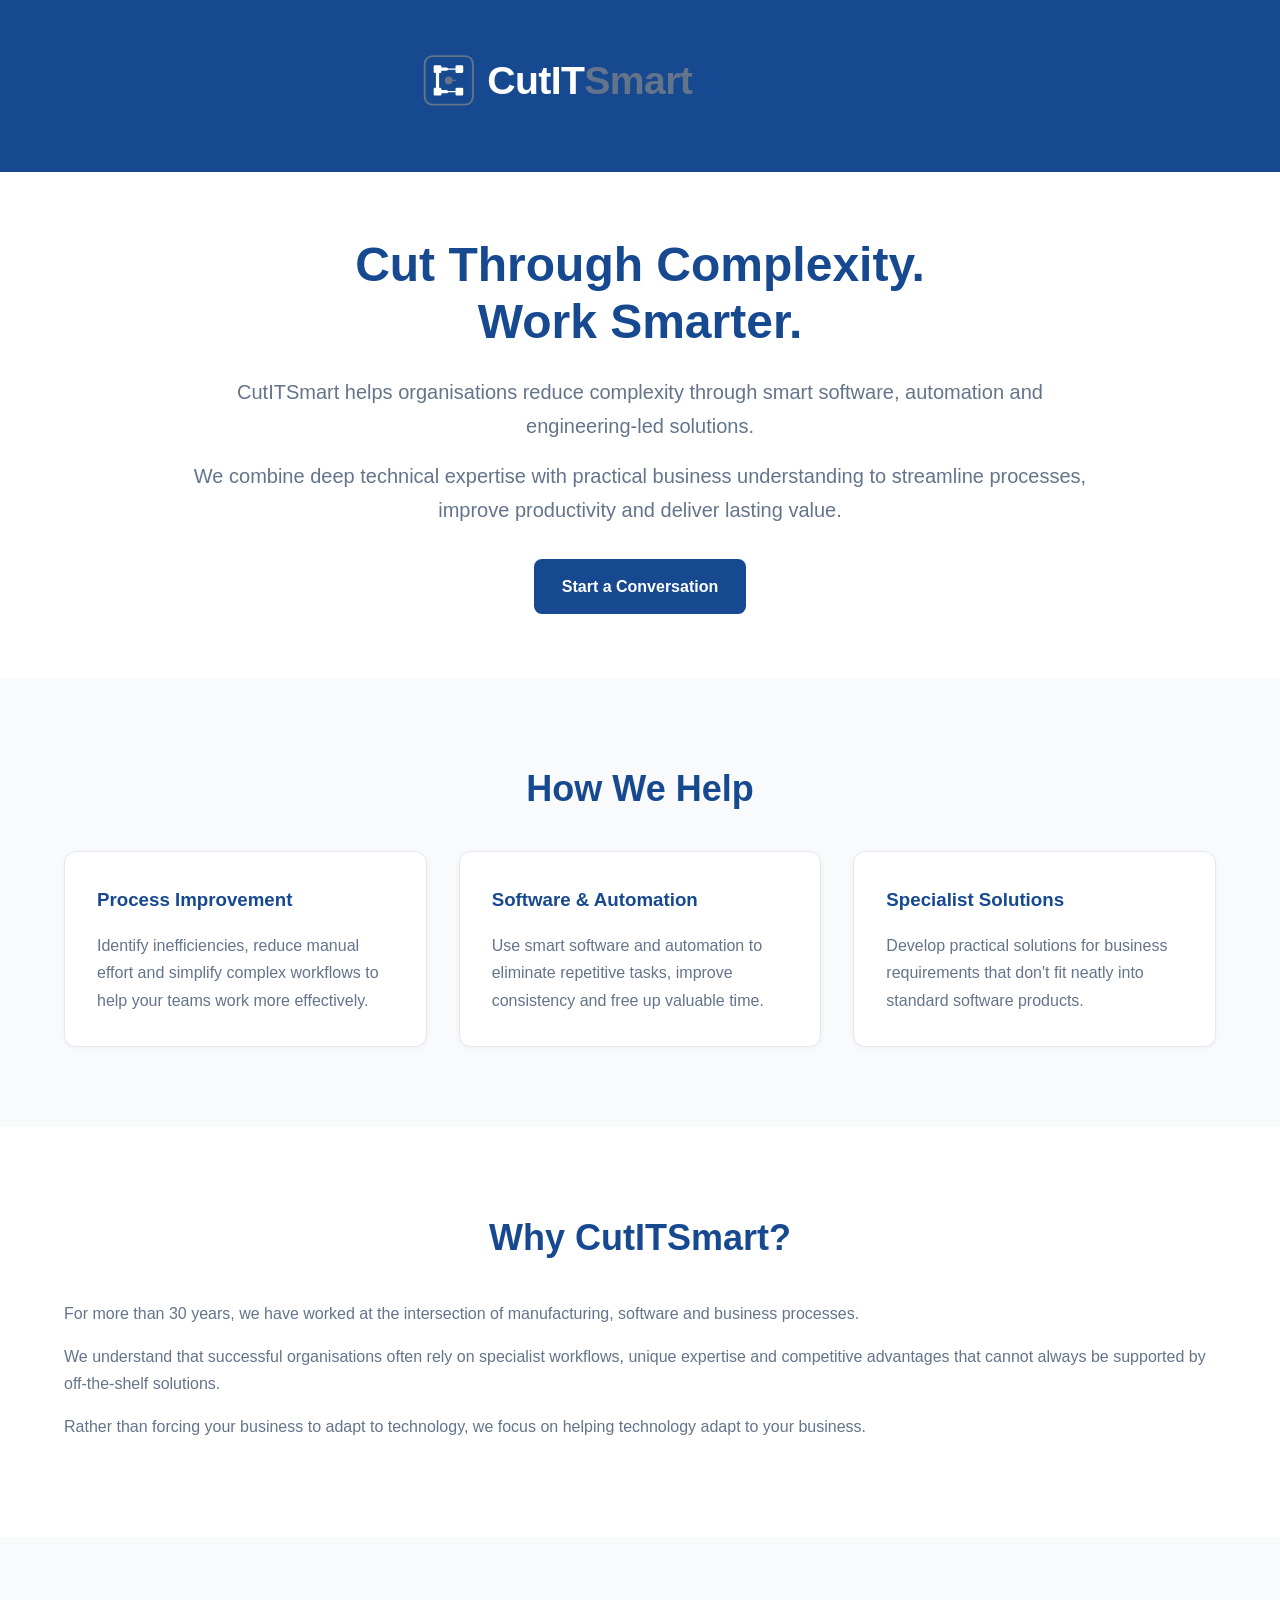
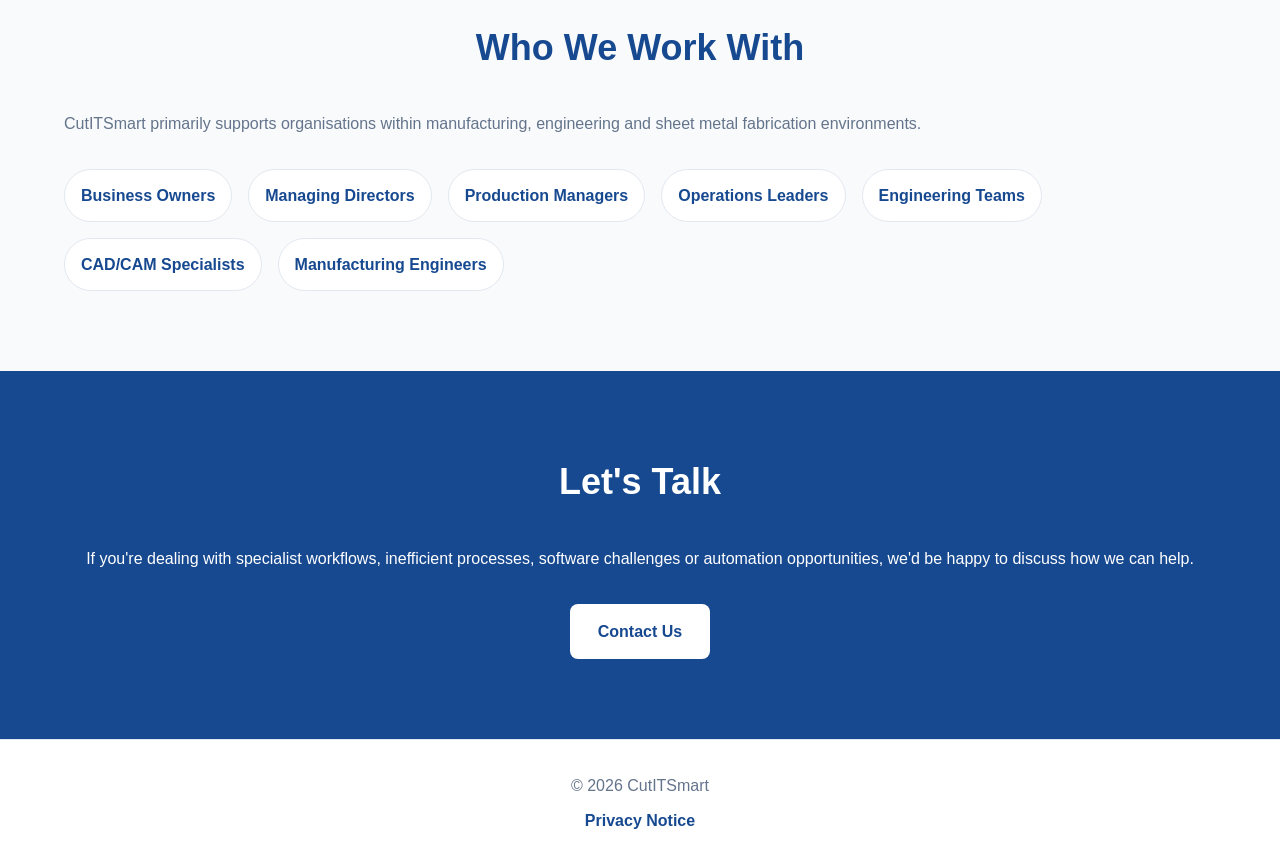
<file: index.html>
<!DOCTYPE html>
<html lang="en">
<head>
    <meta charset="UTF-8">
    <meta name="viewport" content="width=device-width, initial-scale=1.0">

    <title>CutITSmart | Cut Through Complexity. Work Smarter.</title>

    <meta name="description"
          content="CutITSmart helps manufacturing and engineering organisations reduce complexity through smart software, automation and engineering-led solutions.">

    <link rel="stylesheet" href="styles.css">
    <link rel="icon" href="images/favicon.ico">
</head>

<body>

<header>
    <div class="container">
        <a href="index.html">
            <img src="images/CutITSmart Logo 01 White.svg"
                alt="CutITSmart Logo"
                class="logo">
        </a>
    </div>
</header>

<section class="hero">
    <div class="container">

        <h1>Cut Through Complexity.<br>Work Smarter.</h1>

        <p class="hero-text">
            CutITSmart helps organisations reduce complexity through smart software,
            automation and engineering-led solutions.
        </p>

        <p class="hero-text">
            We combine deep technical expertise with practical business understanding
            to streamline processes, improve productivity and deliver lasting value.
        </p>

        <a class="button"
           href="mailto:hello@cutitsmart.com">
            Start a Conversation
        </a>

    </div>
</section>

<main>

<section class="section">

    <div class="container">

        <h2>How We Help</h2>

        <div class="cards">

            <div class="card">
                <h3>Process Improvement</h3>

                <p>
                    Identify inefficiencies, reduce manual effort and simplify
                    complex workflows to help your teams work more effectively.
                </p>

            </div>

            <div class="card">

                <h3>Software & Automation</h3>

                <p>
                    Use smart software and automation to eliminate repetitive
                    tasks, improve consistency and free up valuable time.
                </p>

            </div>

            <div class="card">

                <h3>Specialist Solutions</h3>

                <p>
                    Develop practical solutions for business requirements that
                    don't fit neatly into standard software products.
                </p>

            </div>

        </div>

    </div>

</section>

<section class="section alt-section">

    <div class="container">

        <h2>Why CutITSmart?</h2>

        <p>
            For more than 30 years, we have worked at the intersection of
            manufacturing, software and business processes.
        </p>

        <p>
            We understand that successful organisations often rely on
            specialist workflows, unique expertise and competitive
            advantages that cannot always be supported by
            off-the-shelf solutions.
        </p>

        <p>
            Rather than forcing your business to adapt to technology,
            we focus on helping technology adapt to your business.
        </p>

    </div>

</section>

<section class="section">

    <div class="container">

        <h2>Who We Work With</h2>

        <p>
            CutITSmart primarily supports organisations within manufacturing,
            engineering and sheet metal fabrication environments.
        </p>

        <div class="industry-list">

            <span>Business Owners</span>
            <span>Managing Directors</span>
            <span>Production Managers</span>
            <span>Operations Leaders</span>
            <span>Engineering Teams</span>
            <span>CAD/CAM Specialists</span>
            <span>Manufacturing Engineers</span>

        </div>

    </div>

</section>

<section class="section call-to-action">

    <div class="container">

        <h2>Let's Talk</h2>

        <p>
            If you're dealing with specialist workflows, inefficient processes,
            software challenges or automation opportunities, we'd be happy to
            discuss how we can help.
        </p>

        <a class="button"
           href="mailto:hello@cutitsmart.com">
            Contact Us
        </a>

    </div>

</section>

</main>

<footer>
    <div class="container">
        <p>
            © 2026 CutITSmart
        </p>
        <p style="margin-top: 0.5rem;">
            <a href="privacynotice.html">Privacy Notice</a>
        </p>
    </div>
</footer>

</body>
</html>
</file>
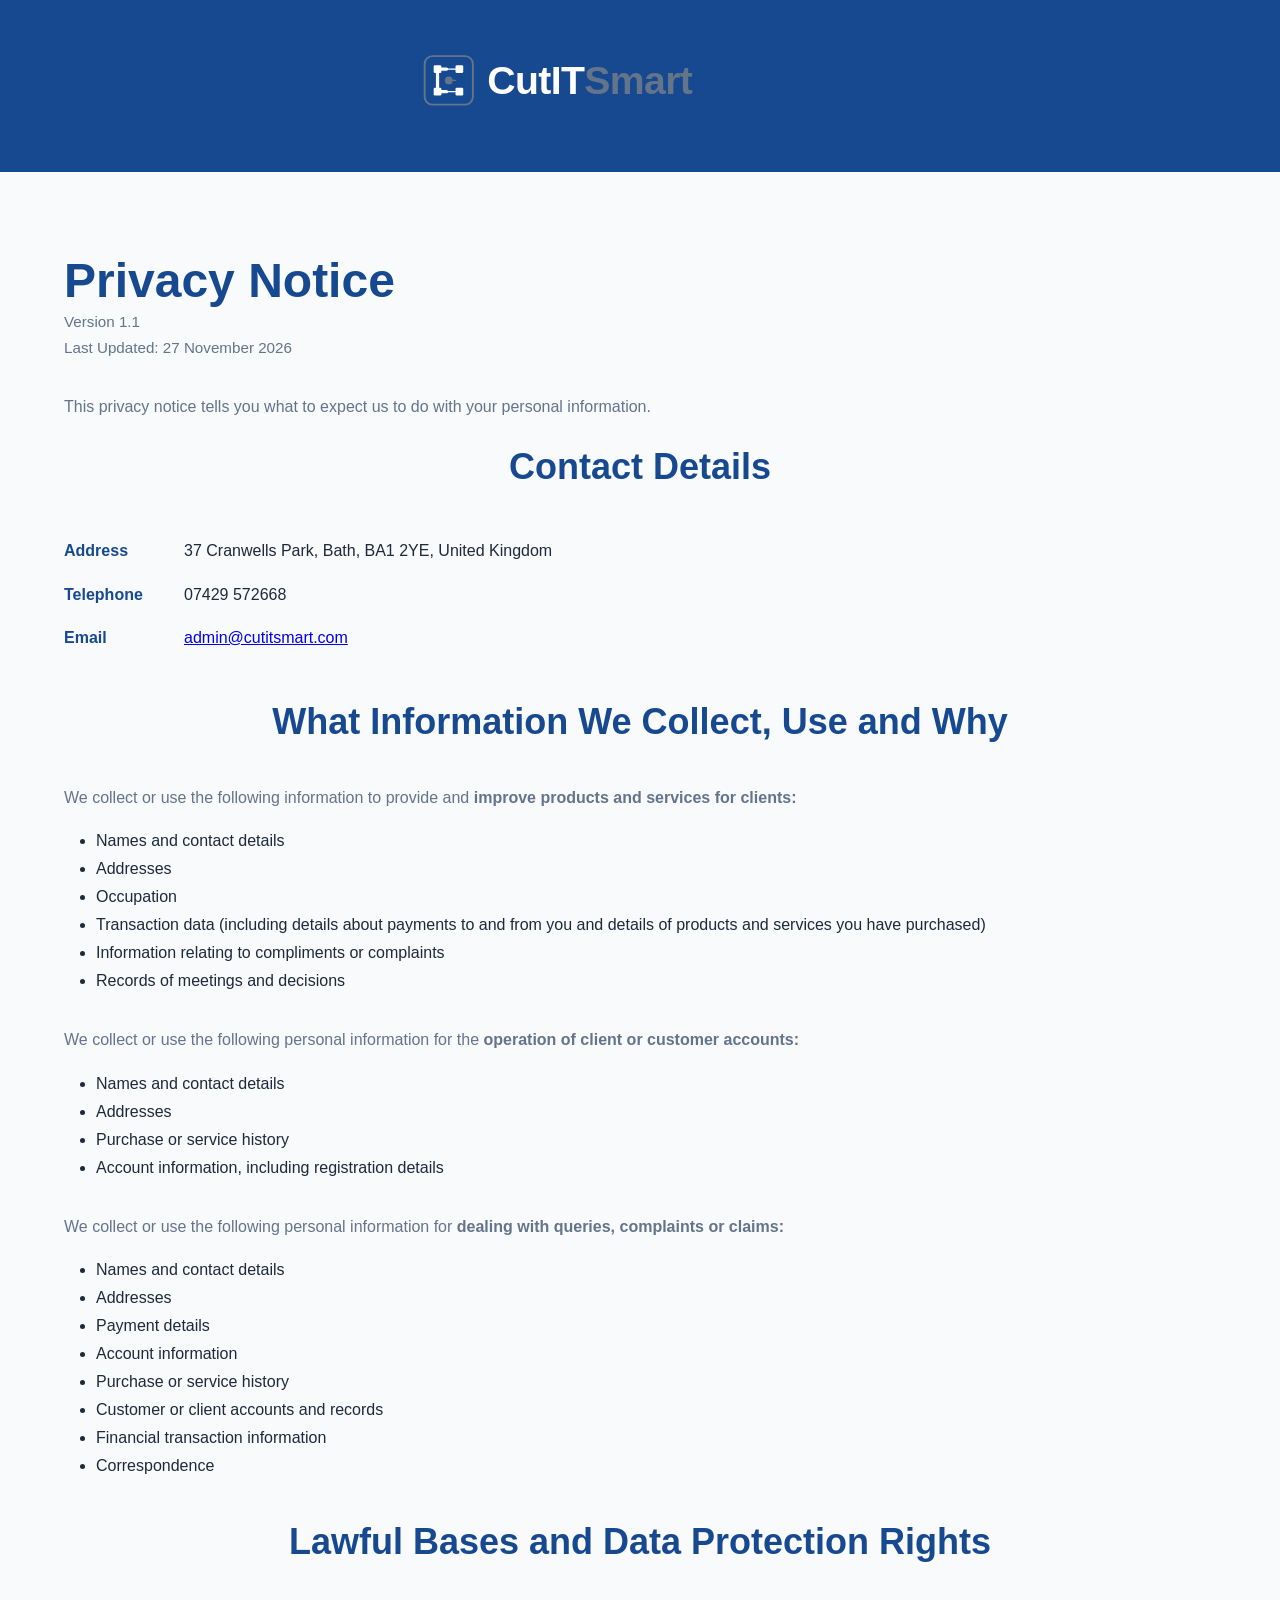
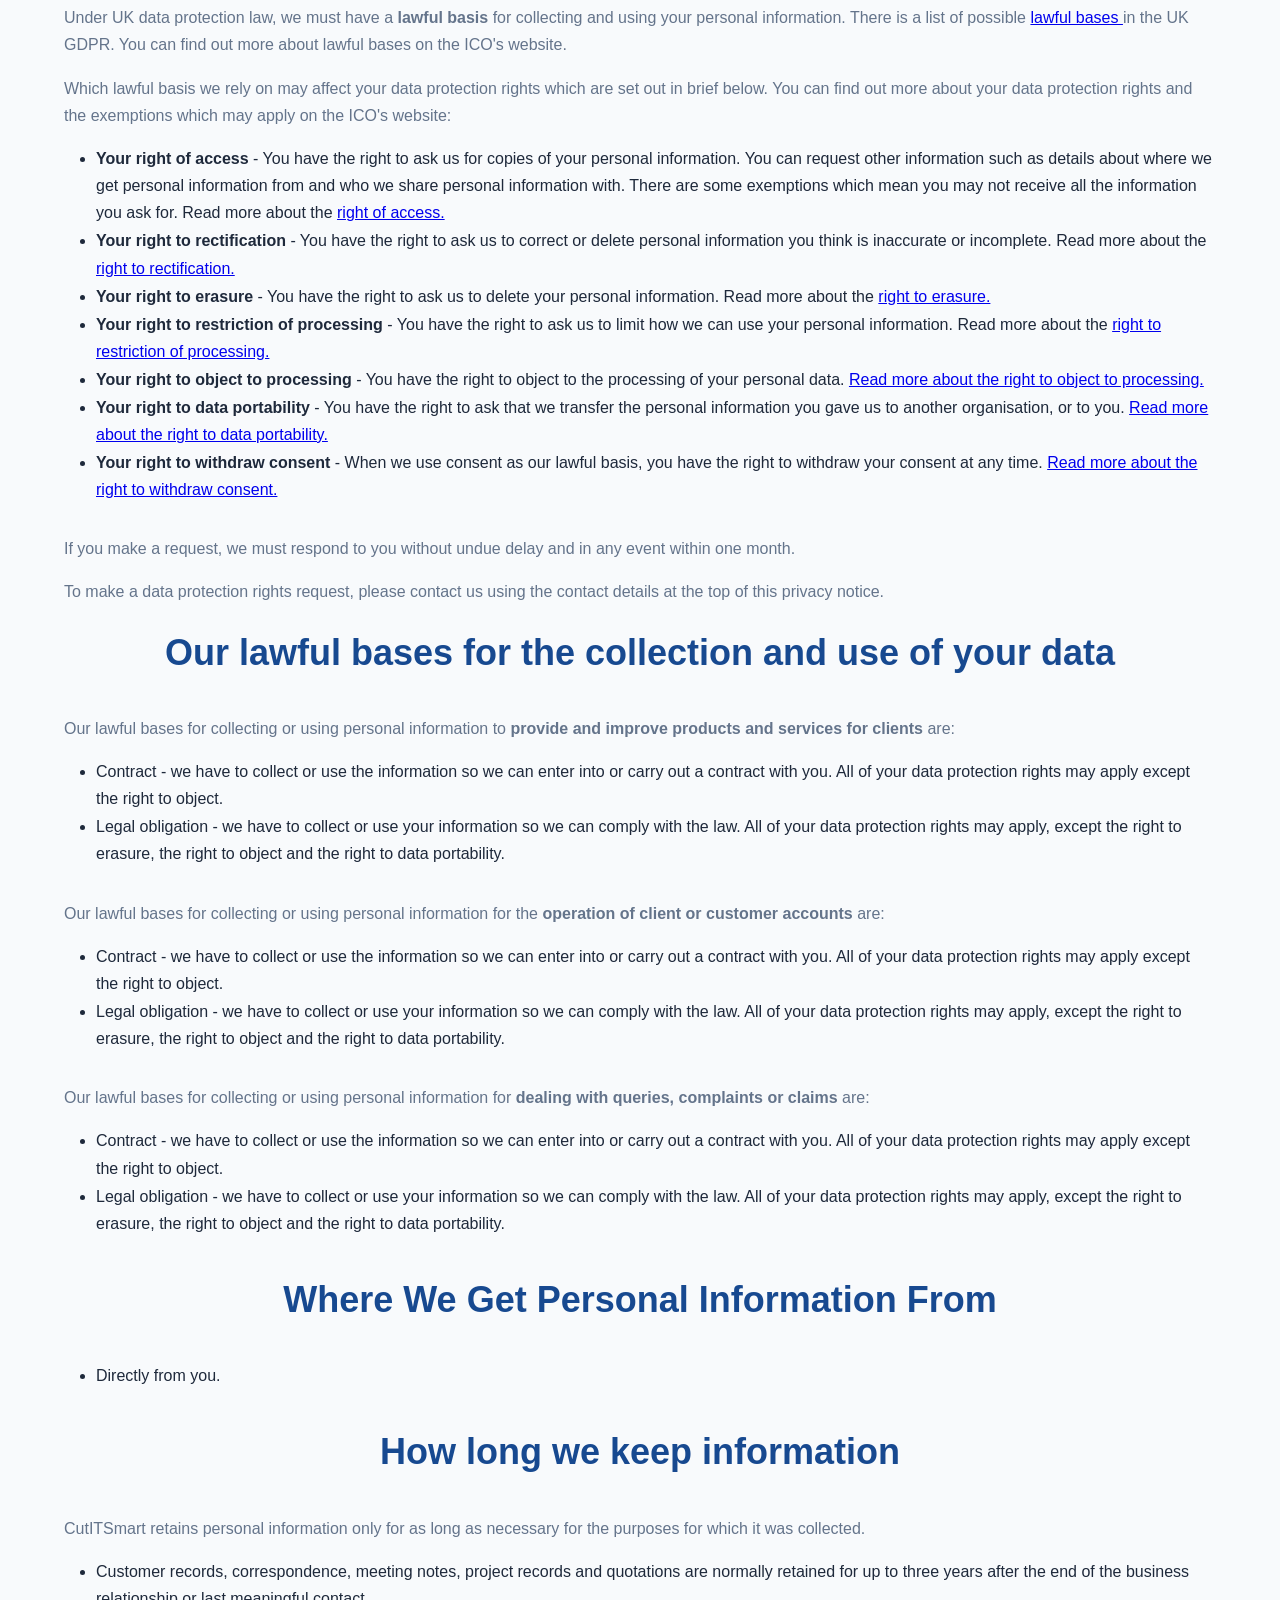
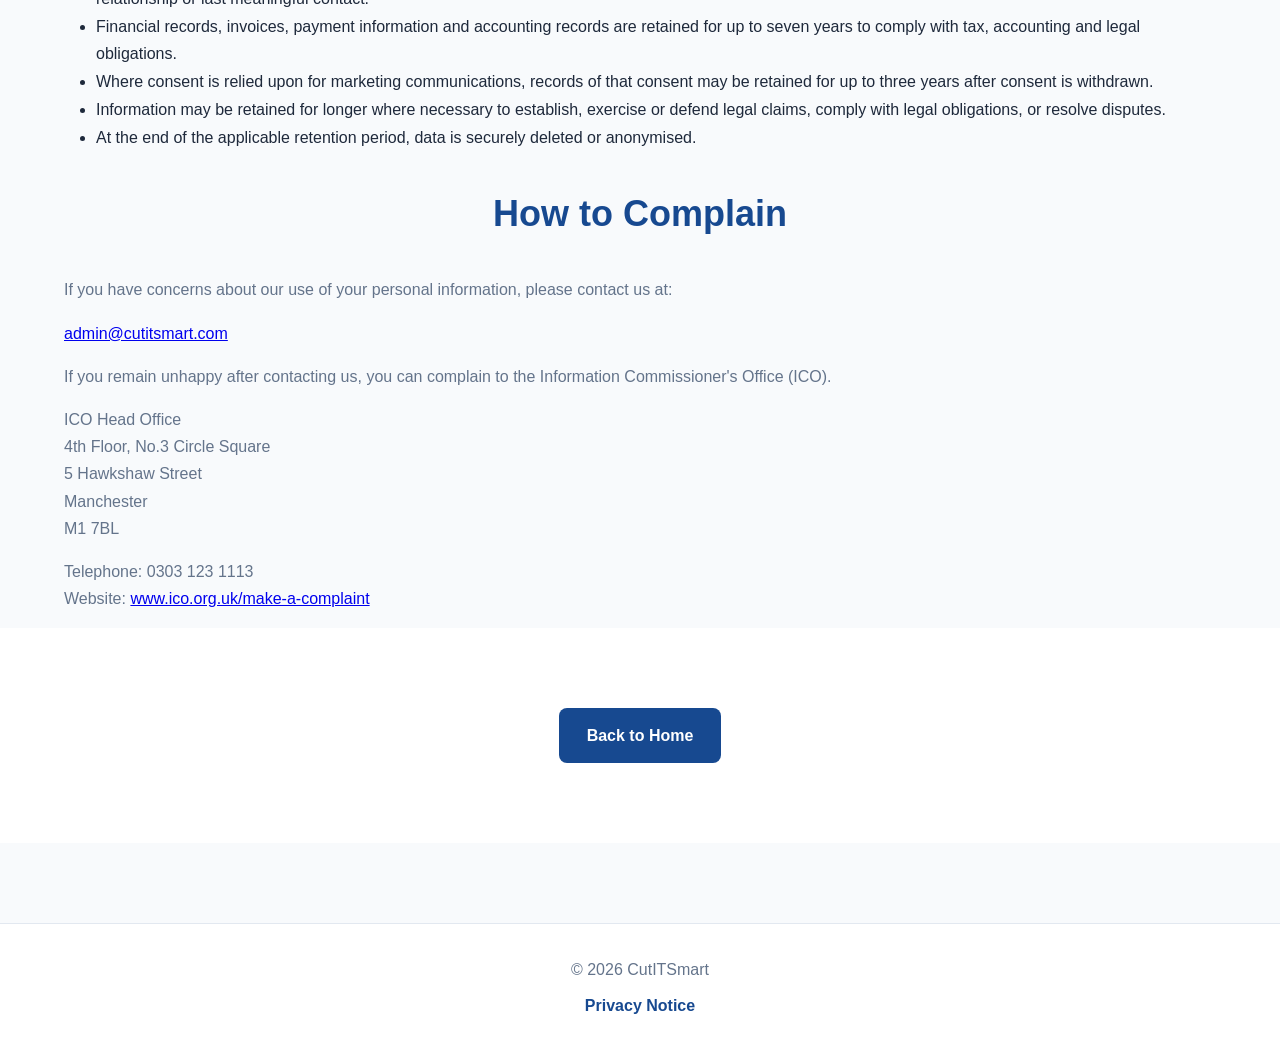
<file: privacynotice.html>
<!DOCTYPE html>
<html lang="en">
<head>
    <meta charset="UTF-8">
    <meta name="viewport" content="width=device-width, initial-scale=1.0">
    <title>Privacy Notice | CutITSmart</title>
    <meta name="description"
          content="CutITSmart Customer Privacy Notice explaining how we collect, use and protect personal information.">
    <link rel="stylesheet" href="styles.css">
    <link rel="icon" href="images/favicon.ico">
</head>
<body>

<header>
    <div class="container">
        <a href="index.html">
            <img src="images/CutITSmart Logo 01 White.svg"
                alt="CutITSmart Logo"
                class="logo">
        </a>
    </div>
</header>

<main>

<section class="section">
    <div class="container">

        <h1>Privacy Notice</h1>

        <p style="color: #64748B; font-size: 0.95rem; margin-bottom: 2rem;">
            Version 1.1<br/>
            Last Updated: 27 November 2026
        </p>

        <p>
            This privacy notice tells you what to expect us to do with your personal information.
        </p>

        <h2>Contact Details</h2>

        <table class="contact-details">
            <tr>
                <td>Address</td>
                <td>
                    37 Cranwells Park, Bath, BA1 2YE, United Kingdom
                </td>
            </tr>
            <tr>
                <td>Telephone</td>
                <td>07429 572668</td>
            </tr>
            <tr>
                <td>Email</td>
                <td>
                    <a href="mailto:admin@cutitsmart.com">
                        admin@cutitsmart.com
                    </a>
                </td>
            </tr>
        </table>

        <h2>What Information We Collect, Use and Why</h2>
        <p>We collect or use the following information to provide and <b>improve products and services for clients:</b></p>
        <ul>
            <li>Names and contact details</li>
            <li>Addresses</li>
            <li>Occupation</li>
            <li>Transaction data (including details about payments to and from you and details of products and services you have purchased)</li>
            <li>Information relating to compliments or complaints</li>
            <li>Records of meetings and decisions</li>
        </ul>

        <p>We collect or use the following personal information for the <b>operation of client or customer accounts:</b></p>
            <ul>
                <li>Names and contact details</li>
                <li>Addresses</li>
                <li>Purchase or service history</li>
                <li>Account information, including registration details</li>
            </ul>

        <p>We collect or use the following personal information for <b>dealing with queries, complaints or claims:</b></p>
            <ul>
                <li>Names and contact details</li>
                <li>Addresses</li>
                <li>Payment details</li>
                <li>Account information</li>
                <li>Purchase or service history</li>
                <li>Customer or client accounts and records</li>
                <li>Financial transaction information</li>
                <li>Correspondence</li>
            </ul>

        <h2>Lawful Bases and Data Protection Rights</h2>

        <p>Under UK data protection law, we must have a <b>lawful basis</b> for collecting and using your personal
            information. There is a list of possible <a 
                    href="https://ico.org.uk/for-organisations/advice-for-small-organisations/getting-started-with-gdpr/data-protection-principles-definitions-and-key-terms/#lawfulbasis">
                    lawful bases
                    </a>in the UK GDPR. You can find out more about lawful bases on the ICO's website.
        </p>

        <p>Which lawful basis we rely on may affect your data protection rights which are set out in brief below. 
            You can find out more about your data protection rights and the exemptions which may apply on the ICO's website:</p>
            <ul>
                <li>
                    <b>Your right of access</b> - You have the right to ask us for copies of your personal information. You can
                     request other information such as details about where we get personal information from and who we share 
                     personal information with. There are some exemptions which mean you may not receive all the information 
                     you ask for. 
                     Read more about the 
                     <a href="https://ico.org.uk/for-organisations/advice-for-small-organisations/privacy-notices-and-cookies/create-your-own-privacy-notice/your-data-protection-rights/#roa">
                        right of access.
                     </a>
                </li>
                <li>
                    <b>Your right to rectification</b> - You have the right to ask us to correct or delete personal 
                    information you think is inaccurate or incomplete. Read more about the
                    <a href="https://ico.org.uk/for-organisations/advice-for-small-organisations/privacy-notices-and-cookies/create-your-own-privacy-notice/your-data-protection-rights/#rtr">
                        right to rectification.
                    </a>
                </li>
                <li>
                    <b>Your right to erasure</b> - You have the right to ask us to delete your personal information. Read more about the 
                    <a href="https://ico.org.uk/for-organisations/advice-for-small-organisations/privacy-notices-and-cookies/create-your-own-privacy-notice/your-data-protection-rights/#rte">
                        right to erasure.
                    </a>                    
                </li>
                <li>
                    <b>Your right to restriction of processing</b> - You have the right to ask us to limit how we can use your personal 
                    information. Read more about the 
                    <a href="https://ico.org.uk/for-organisations/advice-for-small-organisations/privacy-notices-and-cookies/create-your-own-privacy-notice/your-data-protection-rights/#rtrop">
                        right to restriction of processing.
                    </a>
                </li>
                <li>
                    <b>Your right to object to processing</b> - You have the right to object to the processing of your personal 
                    data. 
                    <a href="https://ico.org.uk/for-organisations/advice-for-small-organisations/privacy-notices-and-cookies/create-your-own-privacy-notice/your-data-protection-rights/#rto">
                        Read more about the right to object to processing.
                    </a>
                </li>
                <li>
                    <b>Your right to data portability</b> - You have the right to ask that we transfer the personal information 
                    you gave us to another organisation, or to you.                    
                    <a href="https://ico.org.uk/for-organisations/advice-for-small-organisations/privacy-notices-and-cookies/create-your-own-privacy-notice/your-data-protection-rights/#rtdp">
                        Read more about the right to data portability.
                    </a>

                </li>
                <li>
                    <b>Your right to withdraw consent</b> - When we use consent as our lawful basis, you have the right to withdraw
                     your consent at any time.
                     <a href="https://ico.org.uk/for-organisations/advice-for-small-organisations/privacy-notices-and-cookies/create-your-own-privacy-notice/your-data-protection-rights/#rtwc">
                        Read more about the right to withdraw consent.
                     </a>
                </li>
            </ul>

        <p>If you make a request, we must respond to you without undue delay and in any event within one month.</p>

        <p>To make a data protection rights request, please contact us using the contact details at the top of this privacy notice.</p>

        <h2>Our lawful bases for the collection and use of your data</h2>
        
        <p>Our lawful bases for collecting or using personal information to <b>provide and improve products and services for clients</b> are:</p>

        <ul>
            <li>Contract - we have to collect or use the information so we can enter into or carry out a contract with you. All of
                 your data protection rights may apply except the right to object.
            </li>

            <li>Legal obligation - we have to collect or use your information so we can comply with the law. All of your data protection
                 rights may apply, except the right to erasure, the right to object and the right to data portability.
            </li>
        </ul>

        <p>Our lawful bases for collecting or using personal information for the <b>operation of client or customer accounts</b> are:</p>
        <ul>
            <li>
                Contract - we have to collect or use the information so we can enter into or carry out a contract with you. All 
                of your data protection rights may apply except the right to object.
            </li>
            <li>
                Legal obligation - we have to collect or use your information so we can comply with the law. All of your data
                 protection rights may apply, except the right to erasure, the right to object and the right to data portability.
            </li>
        </ul>
            <p>Our lawful bases for collecting or using personal information for <b>dealing with queries, complaints or claims</b> are:</p>
        <ul>
            <li>
                Contract - we have to collect or use the information so we can enter into or carry out a contract with you.
                 All of your data protection rights may apply except the right to object.
            </li>
            <li>
                Legal obligation - we have to collect or use your information so we can comply with the law. All of your data
                 protection rights may apply, except the right to erasure, the right to object and the right to data portability.
            </li>
        </ul>

        <h2>Where We Get Personal Information From</h2>

        <ul><li>Directly from you.</li></ul>

        <h2>How long we keep information</h2>

        <p>CutITSmart retains personal information only for as long as necessary for the purposes for which it was collected.</p>
        <ul>
            <li>
                Customer records, correspondence, meeting notes, project records and quotations are normally retained for up 
                to three years after the end of the business relationship or last meaningful contact.
            </li>

            <li>
                Financial records, invoices, payment information and accounting records are retained for up to seven years to 
                comply with tax, accounting and legal obligations.
            </li>

            <li>
                Where consent is relied upon for marketing communications, records of that consent may be retained for up to
                 three years after consent is withdrawn.
            </li>

            <li>
                Information may be retained for longer where necessary to establish, exercise or defend legal claims, comply
                 with legal obligations, or resolve disputes.
            </li>

            <li>
                At the end of the applicable retention period, data is securely deleted or anonymised.
            </li>
        </ul>

        <h2>How to Complain</h2>

        <p>
            If you have concerns about our use of your personal information, please contact us at:
        </p>

        <p>
            <a href="mailto:admin@cutitsmart.com">admin@cutitsmart.com</a>
        </p>

        <p>
            If you remain unhappy after contacting us, you can complain to the Information Commissioner's Office (ICO).
        </p>

        <p>
            ICO Head Office<br>
            4th Floor, No.3 Circle Square<br>
            5 Hawkshaw Street<br>
            Manchester<br>
            M1 7BL
        </p>

        <p>
            Telephone: 0303 123 1113<br>
            Website:
            <a href="https://www.ico.org.uk/make-a-complaint"
               target="_blank"
               rel="noopener">
                www.ico.org.uk/make-a-complaint
            </a>
        </p>
        </div>
    <div class="hero">
        <p>
            <a class="button" href="index.html">Back to Home</a>
        </p>

    </div>
</section>

</main>

<footer>
    <div class="container">
        <p>© 2026 CutITSmart</p>
        <p style="margin-top: 0.5rem;">
            <a href="privacynotice.html">Privacy Notice</a>
        </p>
    </div>
</footer>

</body>
</html>
</file>
<file: styles.css>
:root {
    --primary: #174990;
    --secondary: #64748B;
    --background: #F8FAFC;
    --white: #FFFFFF;
    --text: #1E293B;
    --border: #E2E8F0;
}

* {
    margin: 0;
    padding: 0;
    box-sizing: border-box;
}

html {
    scroll-behavior: smooth;
}

body {
    font-family: "Segoe UI", sans-serif;
    background: var(--background);
    color: var(--text);
    line-height: 1.7;
}

.container {
    width: 90%;
    max-width: 1200px;
    margin: 0 auto;
}

/* HEADER BAND */

header {
    background: var(--primary);
    text-align: center;
    padding: 2.5rem 0;
}

header a {
    display: inline-block;
}

.logo {
    display: block;
    width: 100%;
    max-width: 450px;
    margin: 0 auto;
}

/* HERO SECTION */

.hero {
    background: white;
    text-align: center;
    padding: 4rem 0;
}

.hero h1 {
    max-width: 900px;
    margin: 0 auto 1.5rem auto;
    text-align: center;
}

.hero-text {
    max-width: 900px;
    margin: 0 auto 1rem auto;
    text-align: center;
    font-size: 1.25rem;
}

/* TYPOGRAPHY */

h1,
h2,
h3 {
    color: var(--primary);
    font-weight: 600;
}

h1 {
    font-size: 3rem;
    line-height: 1.2;
}

h2 {
    font-size: 2.25rem;
    margin-bottom: 2rem;
    text-align: center;
}

h3 {
    margin-bottom: 1rem;
}

p {
    color: var(--secondary);
    margin-bottom: 1rem;
}

/* BUTTONS */

.button {
    display: inline-block;
    margin-top: 1rem;
    padding: 14px 28px;
    background: var(--primary);
    color: var(--white);
    text-decoration: none;
    border-radius: 8px;
    font-weight: 600;
    transition: background 0.2s ease;
}

.button:hover {
    background: #103668;
}

/* SECTIONS */

.section {
    padding: 5rem 0;
}

.alt-section {
    background: white;
}

/* CARDS */

.cards {
    display: flex;
    flex-wrap: wrap;
    gap: 2rem;
}

.card {
    flex: 1;
    min-width: 280px;
    background: white;
    padding: 2rem;
    border-radius: 12px;
    border: 1px solid var(--border);
    box-shadow: 0 2px 6px rgba(0,0,0,0.04);
}

.card p {
    margin-bottom: 0;
}

/* INDUSTRY TAGS */

.industry-list {
    margin-top: 2rem;
    display: flex;
    flex-wrap: wrap;
    gap: 1rem;
}

.industry-list span {
    background: white;
    padding: 0.75rem 1rem;
    border-radius: 999px;
    border: 1px solid var(--border);
    color: var(--primary);
    font-weight: 600;
}

/* CALL TO ACTION */

.call-to-action {
    text-align: center;
    background: var(--primary);
}

.call-to-action h2,
.call-to-action p {
    color: white;
}

.call-to-action .button {
    background: white;
    color: var(--primary);
}

.call-to-action .button:hover {
    background: #f1f5f9;
}

/* FOOTER */
footer a {
    color: var(--primary);
    text-decoration: none;
    font-weight: 600;
}

footer a:hover {
    text-decoration: underline;
}

footer {
    background: white;
    border-top: 1px solid var(--border);
    text-align: center;
    padding: 2rem 0;
}

footer p {
    margin: 0;
}

/* TABLES   */
table {
    border-collapse: collapse;
}

td {
    color: var(--text)
    vertical-align: top;
    padding: 0.25rem 1rem 0.75rem 0;
}

.contact-details {
    border-collapse: collapse;
    margin-bottom: 2rem;
}

.contact-details td {
    vertical-align: top;
    padding: 0.5rem 1.5rem 0.5rem 0;
}

.contact-details td:first-child {
    font-weight: 600;
    color: var(--primary);
    width: 120px;
}

/* LISTS    */
ul {
    margin: 1rem 0 2rem 2rem;
}

li {
    color: var(--text);
    margin-bottom: 0.05rem;
}

li:last-child {
    margin-bottom: 0;
}

/* RESPONSIVE */

@media (max-width: 768px) {

    .logo {
        max-width: 320px;
    }

    h1 {
        font-size: 2.2rem;
    }

    h2 {
        font-size: 1.8rem;
    }

    .hero-text {
        font-size: 1.1rem;
    }

    .cards {
        flex-direction: column;
    }
}
</file>
